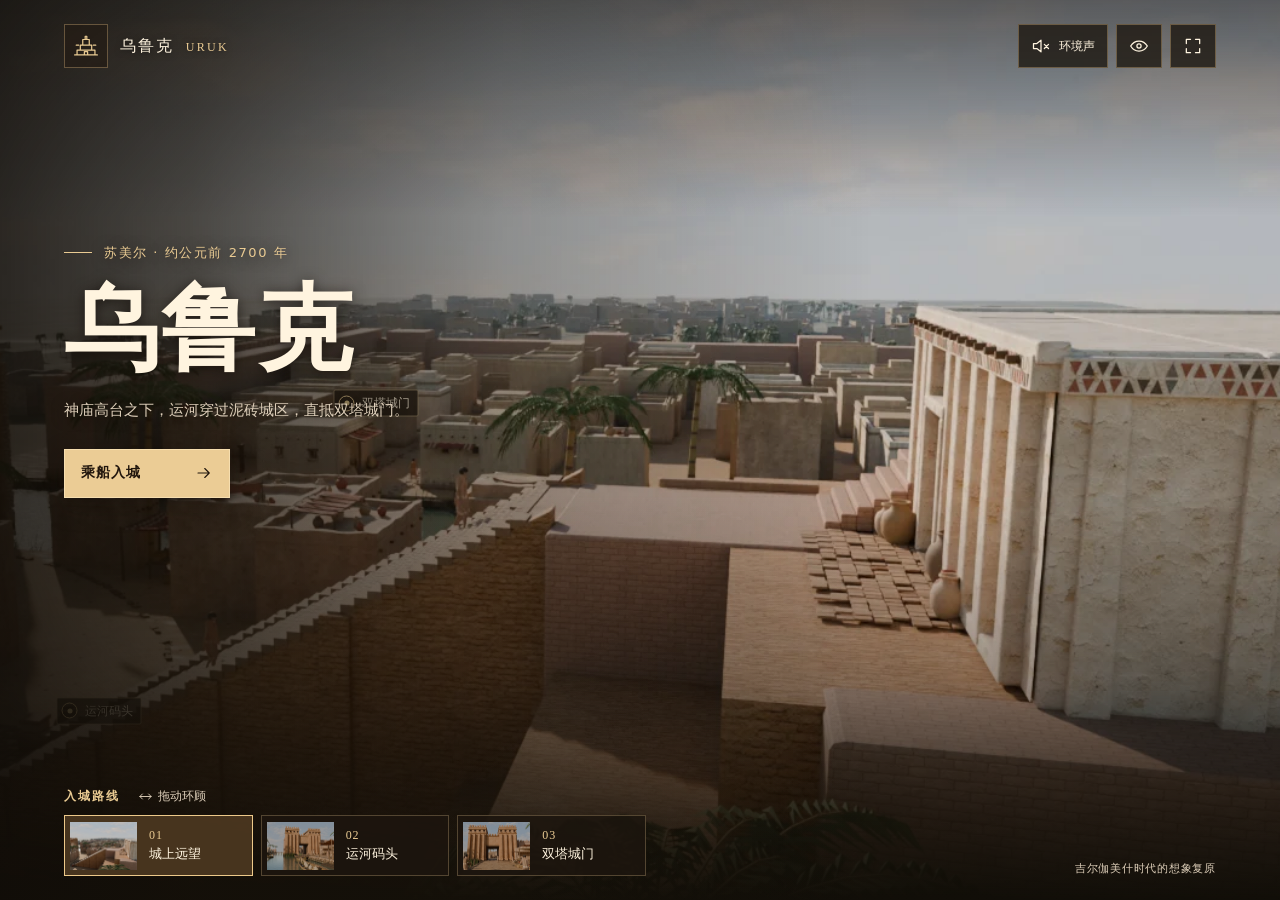
<file: index.html>
<!doctype html>
<html lang="zh-CN">
<head>
  <meta charset="utf-8">
  <meta name="viewport" content="width=device-width,initial-scale=1,viewport-fit=cover">
  <meta name="theme-color" content="#17140e">
  <meta name="description" content="从神庙高台望向乌鲁克，再以旅人的视角从运河码头走到双塔城门。">
  <title>乌鲁克 · 入城</title>
  <link rel="icon" href="data:,">
  <link rel="stylesheet" href="uruk.css">
  <script src="uruk.js" defer></script>
</head>
<body>
  <svg class="symbols" xmlns="http://www.w3.org/2000/svg" aria-hidden="true">
    <symbol id="mark" viewBox="0 0 32 32"><path d="M2 27h28M5 27v-6h22v6M9 21v-6h14v6M12 15V8h8v7M15 8V4h2v4M14 27v-4h4v4"/><path d="M4 15h3m18 0h3"/></symbol>
    <symbol id="arrow" viewBox="0 0 24 24"><path d="M4 12h15m-6-6 6 6-6 6"/></symbol>
    <symbol id="back" viewBox="0 0 24 24"><path d="M20 12H5m6-6-6 6 6 6"/></symbol>
    <symbol id="full" viewBox="0 0 24 24"><path d="M9 4H4v5m11-5h5v5m0 6v5h-5m-6 0H4v-5"/></symbol>
    <symbol id="shrink" viewBox="0 0 24 24"><path d="M4 9h5V4m11 5h-5V4m5 11h-5v5m-11-5h5v5"/></symbol>
    <symbol id="mute" viewBox="0 0 24 24"><path d="M3 9v6h4l5 4V5L7 9H3zm13 1 5 5m0-5-5 5"/></symbol>
    <symbol id="sound" viewBox="0 0 24 24"><path d="M3 9v6h4l5 4V5L7 9H3zm13-.5a5 5 0 0 1 0 7m2.8-9.7a8.7 8.7 0 0 1 0 12.4"/></symbol>
    <symbol id="look" viewBox="0 0 24 24"><path d="M2 12s3.5-6 10-6 10 6 10 6-3.5 6-10 6S2 12 2 12z"/><circle cx="12" cy="12" r="2.5"/></symbol>
    <symbol id="pan" viewBox="0 0 24 24"><path d="M3 12h18M7 8l-4 4 4 4m10-8 4 4-4 4"/></symbol>
  </svg>
  <main class="experience" data-scene="panorama">
    <div class="world" id="world">
      <div class="view current" data-index="0">
        <img class="landscape" src="assets/uruk-v08-overlook.webp" alt="从高处俯瞰乌鲁克，高台神庙的阶梯通向平顶城区和运河。" draggable="false" fetchpriority="high">
        <button class="hotspot" type="button" data-go="1" style="--x:32.5%;--y:78%" aria-label="前往运河码头"><span class="pin"></span><span>运河码头</span></button>
        <button class="hotspot" type="button" data-go="2" style="--x:45.5%;--y:45%" aria-label="前往双塔城门"><span class="pin"></span><span>双塔城门</span></button>
      </div>
      <div class="view" data-index="1" inert aria-hidden="true">
        <img class="landscape" src="assets/uruk-v08-quay.webp" alt="从芦苇船上望向乌鲁克的岸边市集和泥砖城门。" draggable="false">
        <button class="hotspot" type="button" data-go="2" style="--x:63.5%;--y:39%" aria-label="走向双塔城门"><span class="pin"></span><span>双塔城门</span></button>
      </div>
      <div class="view" data-index="2" inert aria-hidden="true">
        <img class="landscape" src="assets/uruk-v08-gate.webp" alt="从旅人眼睛的高度仰望双塔泥砖城门，门洞后可见街市。" draggable="false">
      </div>
    </div>
    <div class="shade" aria-hidden="true"></div>

    <header class="top">
      <button type="button" class="wordmark" data-go="0" aria-label="返回乌鲁克全景">
        <svg aria-hidden="true"><use href="#mark"></use></svg>
        <span>乌鲁克<span class="wordmark-latin" aria-hidden="true">URUK</span></span>
      </button>
      <div class="utilities">
        <button class="tool" type="button" id="audio" aria-pressed="false" aria-label="环境声"><svg aria-hidden="true"><use href="#mute"></use></svg><span>环境声</span></button>
        <button class="tool" type="button" id="look-mode" aria-pressed="false" aria-label="观景模式" title="观景模式"><svg aria-hidden="true"><use href="#look"></use></svg></button>
        <button class="tool" type="button" id="fullscreen" aria-pressed="false" aria-label="全屏"><svg aria-hidden="true"><use href="#full"></use></svg></button>
      </div>
    </header>

    <section class="scene-copy" aria-live="polite" aria-atomic="true">
      <div class="eyebrow"><span class="rule"></span><span id="era">苏美尔 · 约公元前 2700 年</span></div>
      <h1 id="scene-title">乌鲁克</h1>
      <p id="scene-description">神庙高台之下，运河穿过泥砖城区，直抵双塔城门。</p>
      <button class="primary" id="advance" type="button"><span>乘船入城</span><svg aria-hidden="true"><use href="#arrow"></use></svg></button>
    </section>

    <footer class="bottom">
      <div class="route-heading">
        <h2>入城路线</h2>
        <span class="drag-hint"><svg aria-hidden="true"><use href="#pan"></use></svg>拖动环顾</span>
      </div>
      <nav class="route" aria-label="入城路线">
        <button class="stop" type="button" data-go="0" aria-current="step">
          <img src="assets/uruk-v08-overlook.webp" alt="" draggable="false"><span class="stop-copy"><span class="stop-number">01</span><span>城上远望</span></span>
        </button>
        <button class="stop" type="button" data-go="1">
          <img src="assets/uruk-v08-quay.webp" alt="" draggable="false"><span class="stop-copy"><span class="stop-number">02</span><span>运河码头</span></span>
        </button>
        <button class="stop" type="button" data-go="2">
          <img src="assets/uruk-v08-gate.webp" alt="" draggable="false"><span class="stop-copy"><span class="stop-number">03</span><span>双塔城门</span></span>
        </button>
      </nav>
      <p class="credit">吉尔伽美什时代的想象复原</p>
    </footer>
    <p class="notice" id="notice" role="status" hidden></p>
    <noscript><p class="notice">启用 JavaScript 后即可在城中切换视角。</p></noscript>
  </main>
</body>
</html>
</file>
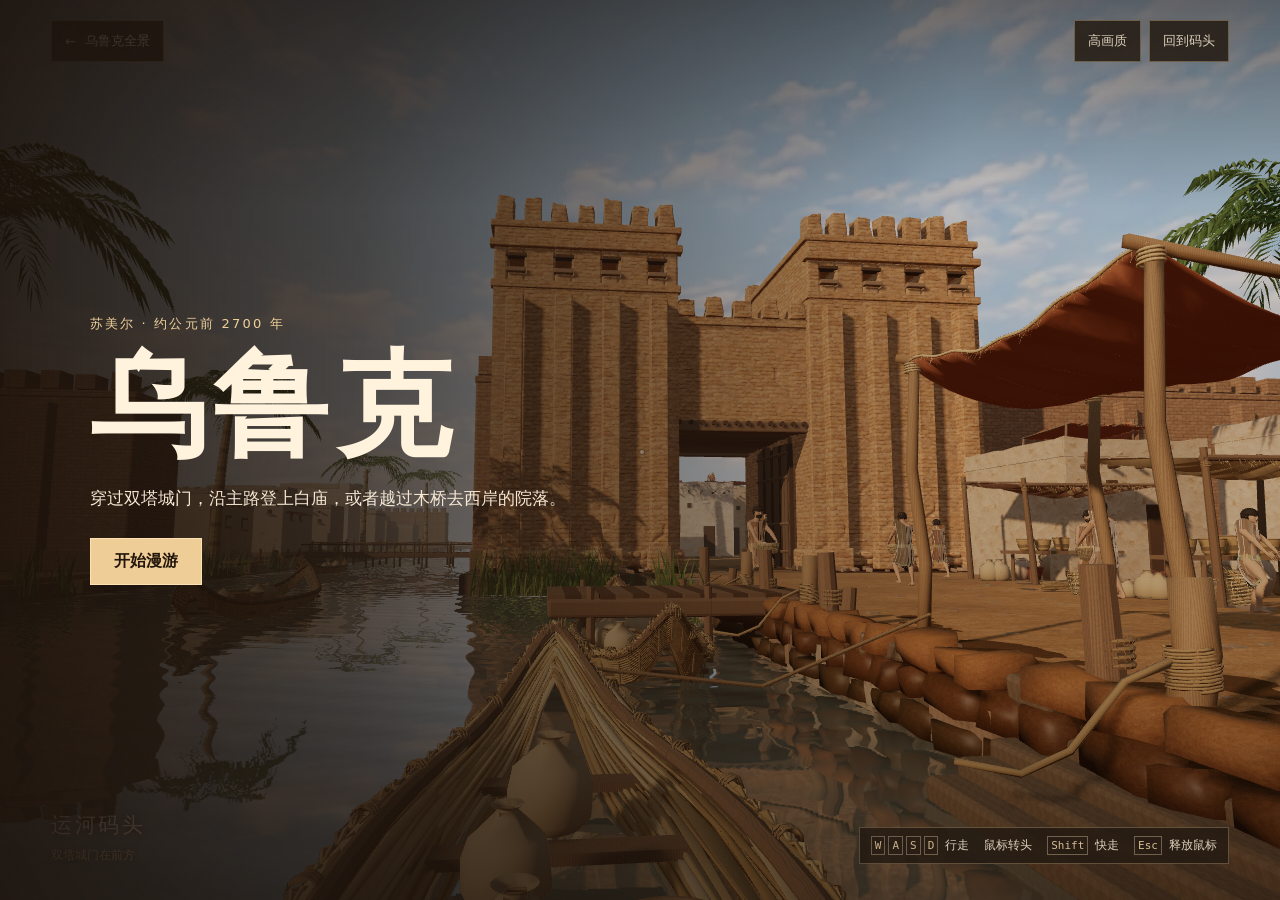
<file: explore.html>
<!doctype html>
<html lang="zh-CN">
<head>
  <meta charset="utf-8">
  <meta name="viewport" content="width=device-width,initial-scale=1,viewport-fit=cover">
  <meta name="theme-color" content="#19140e">
  <title>乌鲁克 · 旅人</title>
  <link rel="icon" href="data:,">
  <link rel="stylesheet" href="explore.css">
  <script defer src="assets/journey-v08.bundle.js"></script>
</head>
<body>
  <main id="journey" aria-label="乌鲁克第一人称漫游">
    <div id="viewport"></div>
    <div class="vignette" aria-hidden="true"></div>
    <header class="top">
      <a href="index.html">← <span>乌鲁克全景</span></a>
      <div class="actions">
        <button id="quality" type="button" aria-pressed="true">高画质</button>
        <button id="reset" type="button">回到码头</button>
      </div>
    </header>
    <section class="location" aria-label="所在位置">
      <p id="place" aria-live="polite">运河码头</p>
      <span id="trail">双塔城门在前方</span>
    </section>
    <div id="reticle" aria-hidden="true"></div>
    <div class="controls" aria-label="键盘控制">
      <span><kbd>W</kbd><kbd>A</kbd><kbd>S</kbd><kbd>D</kbd> 行走</span>
      <span>鼠标转头</span>
      <span><kbd>Shift</kbd> 快走</span>
      <span><kbd>Esc</kbd> 释放鼠标</span>
    </div>
    <div class="touch" aria-label="移动控制">
      <button type="button" data-key="KeyW" aria-label="向前">↑</button>
      <button type="button" data-key="KeyA" aria-label="向左">←</button>
      <button type="button" data-key="KeyS" aria-label="后退">↓</button>
      <button type="button" data-key="KeyD" aria-label="向右">→</button>
    </div>
    <section class="intro" id="intro" aria-labelledby="intro-title">
      <p class="era">苏美尔 · 约公元前 2700 年</p>
      <h1 id="intro-title">乌鲁克</h1>
      <p class="intro-copy">穿过双塔城门，沿主路登上白庙，或者越过木桥去西岸的院落。</p>
      <button id="start" type="button" disabled>正在准备场景</button>
      <a id="fallback" href="index.html" hidden>返回全景</a>
    </section>
    <noscript><p class="no-script">启用 JavaScript 后即可进入乌鲁克。<a href="index.html">返回全景</a></p></noscript>
  </main>
</body>
</html>
</file>
<file: uruk.css>
:root {
  color-scheme: dark;
  --ink: #fff4df;
  --sand: #eacb93;
  --dim: #decfba;
  --edge: #e9c58a56;
  --gutter: clamp(24px, 5vw, 80px);
  --motion: cubic-bezier(.22, 1, .36, 1);
  font-family: "Microsoft YaHei UI", "PingFang SC", system-ui, sans-serif;
}
* { box-sizing: border-box; }
html, body { margin: 0; min-height: 100%; background: #17140e; color: var(--ink); }
button { font: inherit; color: inherit; cursor: pointer; -webkit-tap-highlight-color: transparent; }
button:focus-visible { outline: 2px solid #ffdb91; outline-offset: 4px; }
button:disabled { cursor: default; }
.symbols { position: absolute; width: 0; height: 0; overflow: hidden; }
svg { width: 20px; height: 20px; fill: none; stroke: currentColor; stroke-width: 1.5; stroke-linecap: round; stroke-linejoin: round; }

.experience { position: relative; isolation: isolate; height: 100svh; min-height: 570px; overflow: hidden; background: #21190f; }
.world, .shade, .view { position: absolute; inset: 0; }
.world { z-index: -2; overflow: hidden; cursor: grab; touch-action: pan-y; user-select: none; }
.world.dragging { cursor: grabbing; }
.view { opacity: 0; visibility: hidden; transition: opacity .62s var(--motion), visibility 0s .62s;
  inset: auto; top: 0; left: 0; width: 100%; height: 100%; transform: translate3d(var(--left, 0px), var(--top, 0px), 0); }
.view.current { opacity: 1; visibility: visible; transition-delay: 0s; }
.landscape { display: block; width: 100%; height: 100%; object-fit: cover; object-position: 58% center; pointer-events: none; }
.shade { pointer-events: none; z-index: -1; background:
  linear-gradient(90deg, #110d08d9 0%, #151009ad 15%, #1c150b44 39%, transparent 68%),
  linear-gradient(0deg, #110e08 0%, #130e08cd 9%, #120e084f 24%, transparent 45%),
  linear-gradient(180deg, #120e0b8c 0%, transparent 24%);
}
.top { position: absolute; top: max(24px, env(safe-area-inset-top)); inset-inline: var(--gutter); display: flex; align-items: center; justify-content: space-between; pointer-events: none; }
.top button { pointer-events: auto; }
.wordmark { display: inline-flex; align-items: center; gap: 12px; padding: 0; border: 0; background: transparent; font-size: 16px; letter-spacing: .12em; text-shadow: 0 1px 6px #0009; }
.wordmark > svg { width: 44px; height: 44px; padding: 8px; color: var(--sand); border: 1px solid var(--edge); background: #221a12a0; }
.wordmark-latin { font-family: Georgia, serif; margin-left: 12px; color: var(--sand); font-size: 12px; letter-spacing: .19em; }
.utilities { display: flex; gap: 8px; }
.tool { display: inline-flex; min-width: 44px; min-height: 44px; align-items: center; justify-content: center; gap: 8px; padding: 0 12px; background: #1b160fc9; border: 1px solid var(--edge); font-size: 12px; color: var(--ink); }
.tool:hover, .tool[aria-pressed="true"] { background: #57412ae8; border-color: var(--sand); }

.scene-copy { position: absolute; left: var(--gutter); top: 27%; width: min(360px, calc(100% - 2 * var(--gutter))); text-shadow: 0 2px 14px #110c07b3; pointer-events: none; }
.eyebrow { display: flex; gap: 12px; align-items: center; color: var(--sand); font-size: 13px; letter-spacing: .12em; line-height: 1.5; }
.rule { display: inline-block; width: 28px; height: 1px; background: currentColor; }
h1 { font-family: "Songti SC", "Noto Serif CJK SC", SimSun, serif; font-size: clamp(60px, 7.35vw, 116px); line-height: 1.08; letter-spacing: .03em; margin: 16px 0; font-weight: 600; }
.experience:not([data-scene="panorama"]) h1 { font-size: clamp(48px, 5.3vw, 84px); }
.scene-copy p { margin: 0; max-width: 29em; color: var(--dim); font-size: 15px; line-height: 1.9; text-wrap: pretty; }
.primary { pointer-events: auto; display: inline-flex; justify-content: space-between; align-items: center; gap: 28px; min-height: 49px; min-width: 166px; margin-top: 24px; padding: 0 16px; background: #ebcc95; color: #21160d; border: 1px solid #f6deaf; font-size: 14px; font-weight: 650; letter-spacing: .08em; box-shadow: 0 8px 24px #150c0759; }
.primary:hover { background: #ffe3b0; }
.primary svg { width: 18px; transition: transform .3s var(--motion); }
.primary:hover svg { transform: translateX(3px); }

.bottom { position: absolute; inset-inline: var(--gutter); bottom: max(24px, env(safe-area-inset-bottom)); pointer-events: none; }
.route-heading { display: flex; align-items: center; gap: 18px; margin-bottom: 10px; width: fit-content; }
.route-heading h2 { margin: 0; color: var(--sand); font-size: 12px; letter-spacing: .16em; font-weight: 600; }
.drag-hint { display: inline-flex; align-items: center; gap: 5px; color: var(--dim); font-size: 12px; }
.drag-hint svg { width: 15px; height: 15px; }
.route { display: grid; grid-template-columns: repeat(3, minmax(0, 1fr)); width: min(100%, 582px); gap: 8px; }
.stop { pointer-events: auto; display: flex; align-items: center; gap: 12px; min-width: 0; padding: 5px 8px 5px 5px; border: 1px solid #e7c79445; background: #1c160fdb; text-align: left; min-height: 61px; }
.stop img { width: 67px; height: 48px; object-fit: cover; object-position: 57% center; flex: 0 0 auto; opacity: .78; }
.stop-copy { display: grid; gap: 3px; white-space: nowrap; font-size: 13px; line-height: 1.3; }
.stop-number { color: var(--sand); font: 12px Georgia, serif; letter-spacing: .08em; }
.stop:hover, .stop[aria-current] { border-color: #edc98a; background: #503b22db; }
.stop:hover img, .stop[aria-current] img { opacity: 1; }
.credit { position: absolute; right: 0; bottom: 0; color: var(--dim); font-size: 11px; line-height: 1.4; letter-spacing: .07em; margin: 0; }

.hotspot { position: absolute; left: var(--x); top: var(--y); transform: translate(-15px, -50%); padding: 4px 8px 4px 4px; display: inline-flex; white-space: nowrap; align-items: center; gap: 7px; background: #1b150fbc; border: 1px solid #f0d7a86e; border-radius: 2px; color: var(--ink); font-size: 12px; }
.hotspot:hover { border-color: var(--sand); background: #20180ff5; }
.pin { width: 16px; height: 16px; display: grid; place-items: center; border: 1px solid #f8d99e; border-radius: 50%; }
.pin::before { content: ""; display: block; width: 5px; height: 5px; border-radius: 50%; background: #ffe4a4; }
.notice { z-index: 1; position: absolute; top: 78px; right: var(--gutter); margin: 0; padding: 12px; border: 1px solid var(--edge); background: #251c11; color: var(--ink); font-size: 13px; }

@media (max-width: 850px) {
  .credit { position: static; margin-top: 10px; }
}
@media (max-width: 600px) {
  .experience { min-height: 550px; }
  .world { touch-action: pan-y; }
  .scene-copy { top: 35%; }
  .shade { background:
    linear-gradient(90deg, #17110898, transparent 90%),
    linear-gradient(0deg, #110e09 0%, #130e08de 16%, #150f08a1 44%, transparent 80%),
    linear-gradient(180deg, #120e0ba3 0%, transparent 26%); }
  .eyebrow { font-size: 12px; }
  h1 { font-size: clamp(56px, 14vw, 74px); margin: 12px 0; }
  .scene-copy p { font-size: 14px; max-width: 21em; }
  .primary { margin-top: 16px; min-height: 44px; }
  .stop { align-items: flex-start; flex-direction: column; gap: 6px; padding: 4px; }
  .stop img { width: 100%; height: 31px; }
  .stop-copy { display: flex; align-items: baseline; gap: 4px; font-size: 11px; padding: 0 2px 2px; }
  .stop-number { font-size: 10px; }
  .bottom { bottom: max(14px, env(safe-area-inset-bottom)); }
  .hotspot { display: none; }
}
@media (max-width: 350px) {
  :root { --gutter: 16px; }
  .wordmark-latin, .tool span { display: none; }
}
@media (max-height: 720px) and (min-width: 601px) {
  .scene-copy { top: 23%; }
  h1 { font-size: clamp(60px, 6.75vw, 96px); }
}
@media (max-height: 640px) and (max-width: 600px) {
  .scene-copy { top: 27%; }
}
@media (prefers-reduced-motion: reduce) {
  *, *::before, *::after { transition: none !important; }
}

[hidden] { display: none !important; }

.shade { transition: opacity .4s var(--motion); }
.unobstructed .shade { opacity: .08; }
.unobstructed :is(.scene-copy, .bottom, .wordmark, .hotspot) { visibility: hidden; }
@media (max-width: 410px) {
  .wordmark-latin, .tool span { display: none; }
}
</file>
<file: explore.css>
:root { color-scheme: dark; font-family: "Microsoft YaHei UI", "PingFang SC", system-ui, sans-serif; color: #fff3dd; background: #1b140e; }
* { box-sizing: border-box; }
html, body { margin: 0; width: 100%; height: 100%; overflow: hidden; }
#journey { width: 100%; height: 100%; position: relative; isolation: isolate; background: #2b2118 url(assets/uruk-v08-quay.webp) 60% center / cover; }
#viewport, .vignette { position: absolute; inset: 0; }
#viewport canvas { width: 100%; height: 100%; display: block; touch-action: none; }
.vignette { pointer-events: none; background: linear-gradient(180deg, #130e0a7a, transparent 23%, transparent 72%, #150e0970); }
[hidden] { display: none !important; }
button, a { font: inherit; color: inherit; }
button { cursor: pointer; }
a { text-decoration: none; }
a:focus-visible, button:focus-visible { outline: 2px solid #ffe1a4; outline-offset: 4px; }
.top { position: absolute; display: flex; inset: max(env(safe-area-inset-top), 20px) clamp(16px, 4vw, 64px) auto; justify-content: space-between; gap: 8px; }
.top a, .top button { display: inline-flex; align-items: center; gap: 9px; min-height: 42px; padding: 0 13px; color: #fff2d9; background: #241a12d9; border: 1px solid #edcf9c68; font-size: 13px; }
.top a:hover, .top button:hover { border-color: #ffe1a4; background: #4a3520; }
.actions { display: flex; gap: 8px; }
.location { position: absolute; left: clamp(20px, 4vw, 64px); bottom: 36px; text-shadow: 0 1px 7px #160e07; }
.location p { color: #fff1d7; font-size: 21px; letter-spacing: .12em; margin: 0 0 5px; }
.location span { font-size: 12px; color: #f1d7a8; }
.controls { position: absolute; right: clamp(20px, 4vw, 64px); bottom: 36px; display: flex; gap: 15px; background: #251b13d4; border: 1px solid #f4d6a154; padding: 9px 11px; font-size: 12px; }
kbd { font: 11px ui-monospace, monospace; border: 1px solid #ead5b170; margin-right: 3px; padding: 2px 3px; color: #f8dbad; }
#reticle { width: 4px; height: 4px; background: #fff3d9aa; border-radius: 50%; box-shadow: 0 0 3px #0d0905; position: absolute; inset: 50%; pointer-events: none; }
.intro { position: absolute; inset: 0; display: grid; align-content: center; justify-items: start; padding: clamp(24px, 7vw, 120px); background: linear-gradient(90deg, #1b120bec 0%, #1d140dba 28%, #20150c28 75%); pointer-events: auto; }
.era { color: #efd09b; letter-spacing: .17em; font-size: 13px; margin: 0 0 16px; }
h1 { font-family: "Songti SC", SimSun, serif; font-size: clamp(56px, 9vw, 130px); letter-spacing: .07em; line-height: 1; margin: 0; }
.intro-copy { margin: 22px 0 25px; color: #f7e8d3; font-size: clamp(14px, 1.3vw, 18px); line-height: 1.6; }
#start, #fallback { border: 1px solid #fde1b4; background: #efcd97; color: #22160c; font-weight: 700; min-height: 46px; padding: 12px 23px; }
#start:enabled:hover, #fallback:hover { background: #ffe7bc; }
#start:disabled { opacity: .65; cursor: wait; }
.touch { display: none; }
.no-script { position: absolute; inset: 20px; z-index: 3; background: #251b13; padding: 20px; }
@media (pointer: coarse), (max-width: 650px) {
  .touch { position: absolute; right: max(16px, env(safe-area-inset-right)); bottom: max(17px, env(safe-area-inset-bottom)); display: grid; grid-template-columns: repeat(3, 43px); gap: 4px; }
  .touch button { height: 43px; background: #281f17d6; border: 1px solid #efd09a83; touch-action: none; user-select: none; }
  .touch button:first-child { grid-column: 2; }
  .touch button:nth-child(2) { grid-column: 1; }
  .controls, #reticle { display: none; }
  .location { bottom: 22px; }
  .location p { font-size: 17px; }
  .location span { font-size: 11px; }
  .intro { background: linear-gradient(0deg,#1b120bee 0%,#1d140db9 40%,#20150c19 100%); align-content: end; padding-bottom: max(90px, env(safe-area-inset-bottom)); }
}
@media (prefers-reduced-motion: reduce) { * { scroll-behavior: auto; } }
</file>
